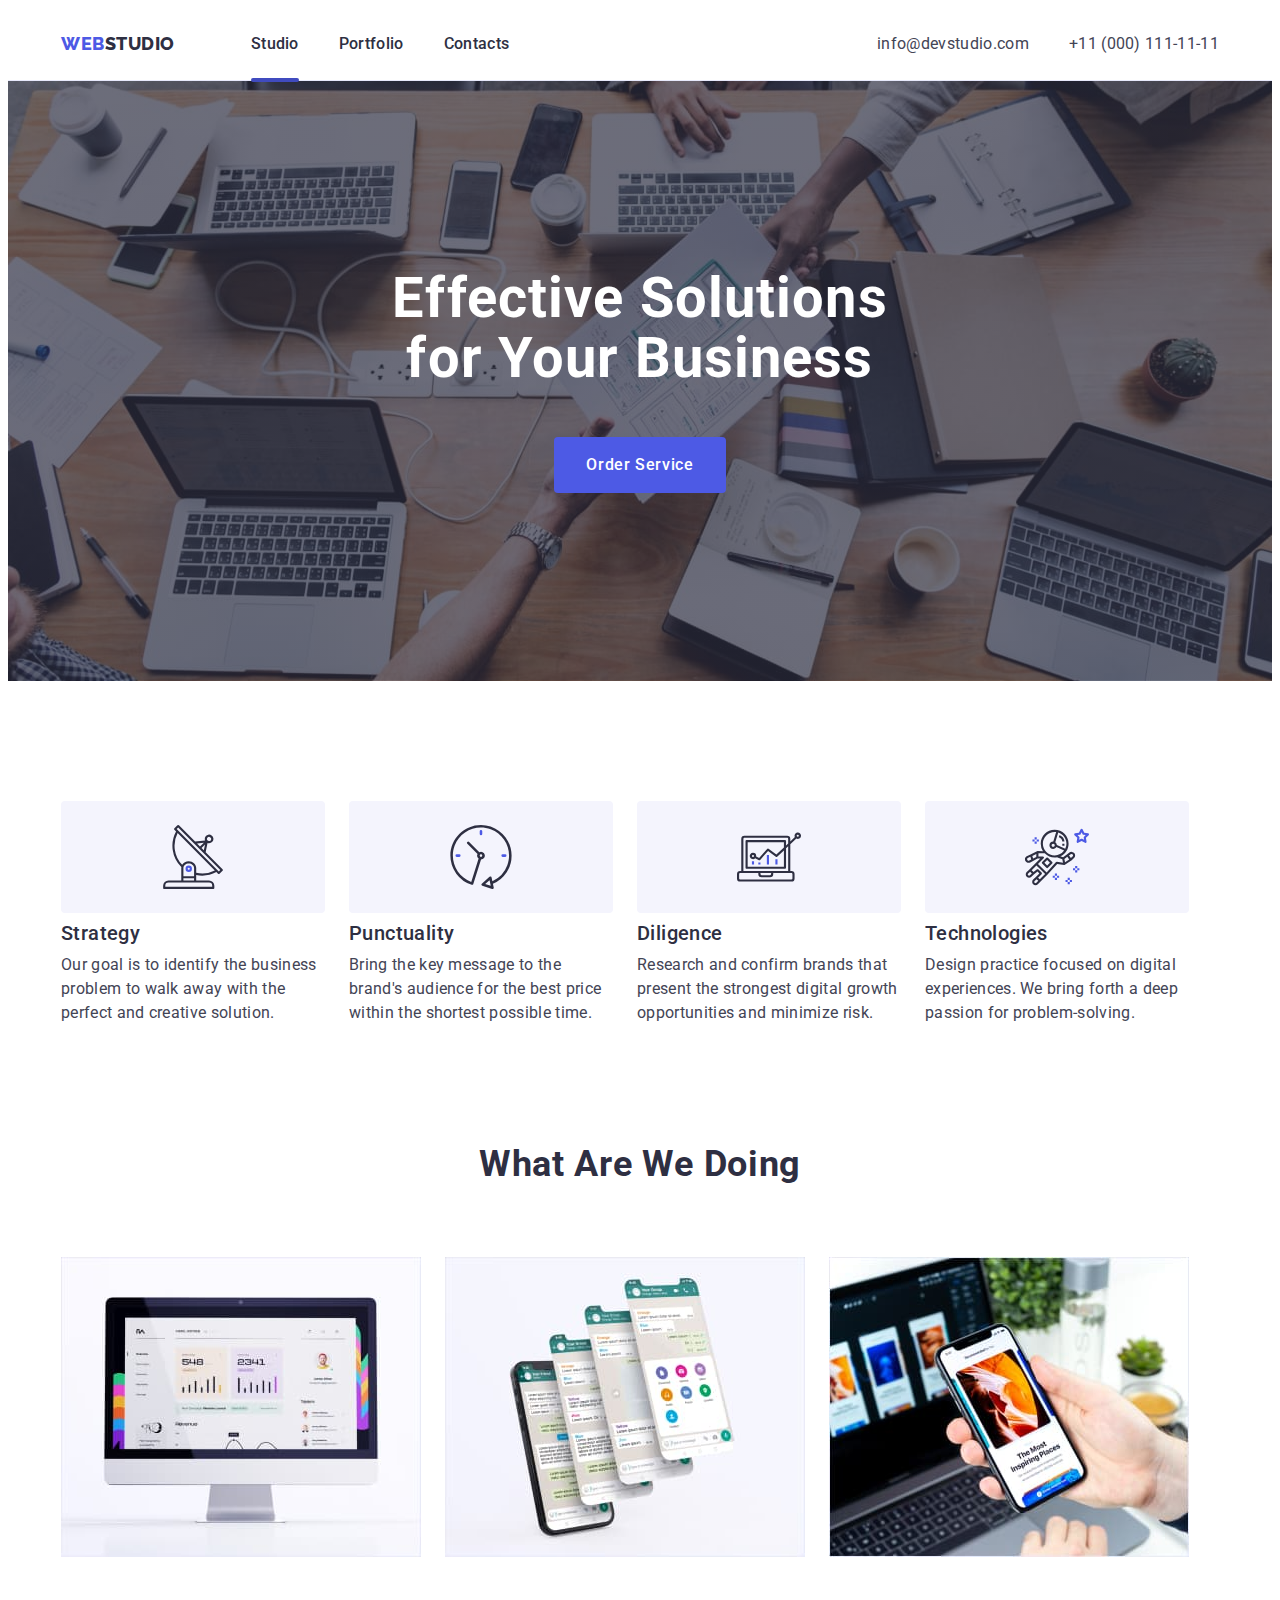
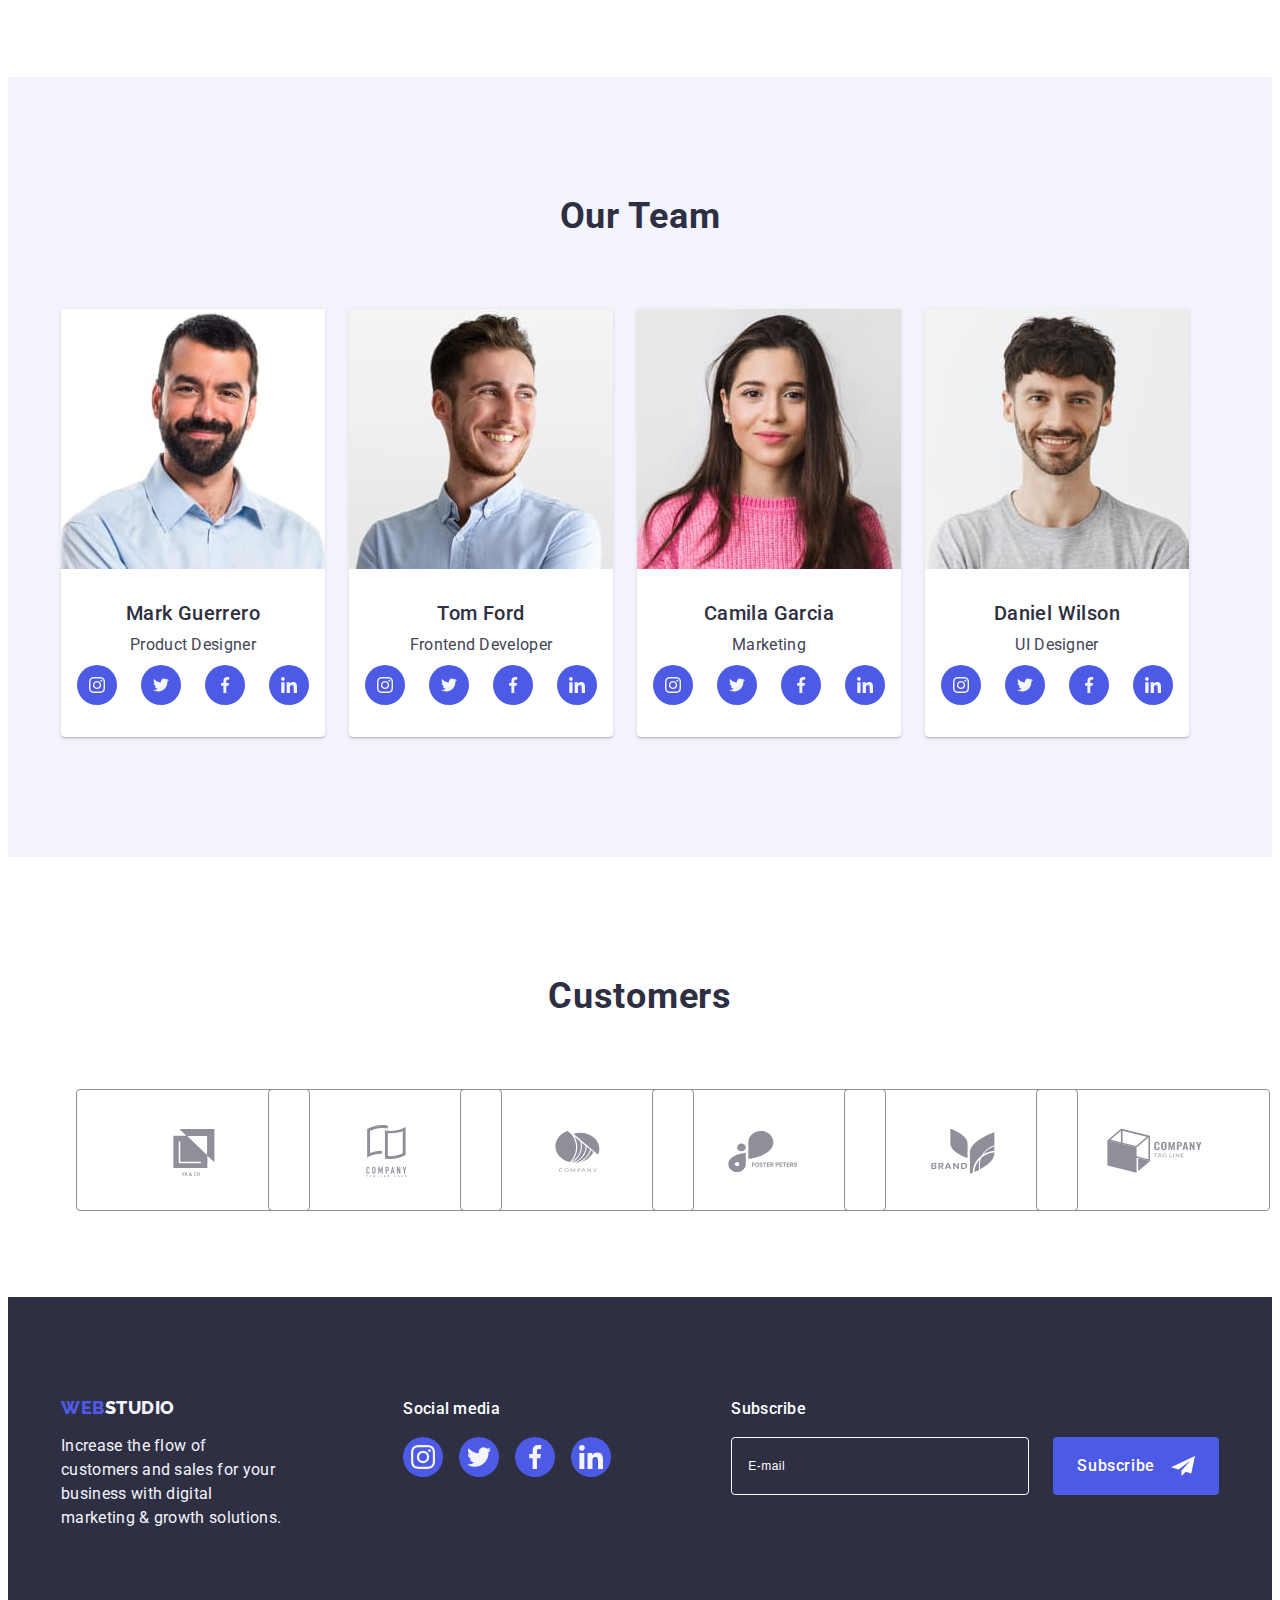
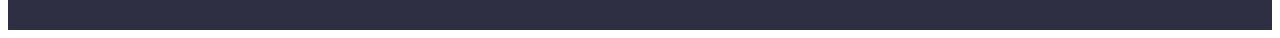
<file: index.html>
<!DOCTYPE html>
<html lang="en">
  <head>
    <meta charset="UTF-8" />
    <meta http-equiv="X-UA-Compatible" content="IE=edge" />
    <meta name="viewport" content="width=device-width, initial-scale=1.0" />
    <title>WebStudio</title>
    <link rel="preconnect" href="https://fonts.googleapis.com" />
    <link rel="preconnect" href="https://fonts.gstatic.com" crossorigin />
    <link
      href="https://fonts.googleapis.com/css2?family=Raleway:wght@800&family=Roboto:wght@400;500;700;900&display=swap"
      rel="stylesheet"
    />
    <link
      rel="stylesheet"
      href="https://cdnjs.cloudflare.com/ajax/libs/modern-normalize/1.1.0/modern-normalize.min.css"
      integrity="sha512-wpPYUAdjBVSE4KJnH1VR1HeZfpl1ub8YT/NKx4PuQ5NmX2tKuGu6U/JRp5y+Y8XG2tV+wKQpNHVUX03MfMFn9Q=="
      crossorigin="anonymous"
      referrerpolicy="no-referrer"
    />
    <link rel="stylesheet" href="./css/styles.css" />
  </head>
  <body>
    <header class="header">
      <div class="container header-container">
        <nav class="header-navigation">
          <a class="header-logo link" href="./index.html"
            >Web<span class="header-logo-web">Studio</span></a
          >
          <ul class="header-list-main list">
            <li class="header-item-main">
              <a class="header-item-link link curent" href="./index.html"
                >Studio</a
              >
            </li>
            <li class="header-item-main">
              <a class="header-item-link link" href="./portfolio.html"
                >Portfolio</a
              >
            </li>
            <li class="header-item-main">
              <a class="header-item-link link" href="">Contacts</a>
            </li>
          </ul>
        </nav>
        <address class="contacts">
          <ul class="contacts-list list">
            <li class="contacts-item">
              <a class="contacts-link link" href="mailto:info@devstudio.com"
                >info@devstudio.com</a
              >
            </li>
            <li class="contacts-item">
              <a class="contacts-link link" href="tel:+110001111111"
                >+11 (000) 111-11-11</a
              >
            </li>
          </ul>
        </address>
      </div>
    </header>
    <main>
      <!-- Секція 1 -->
      <section class="hero">
        <div class="container container-hero">
          <h1 class="hero-title">Effective Solutions for Your Business</h1>
          <button class="hero-btn" data-modal-open type="button">
            Order Service
          </button>
        </div>
      </section>
      <!-- Секція 2 -->
      <section class="slogan section">
        <div class="container container-slogan">
          <h2 hidden class="visually">features</h2>
          <ul class="slogan-list list">
            <li class="slogan-list-item">
              <div class="slogan-soc-icon">
                <svg class="slogan-icon">
                  <use
                    href="./images/icons.svg#icon-antenna"
                    width="64"
                    height="64"
                  ></use>
                </svg>
              </div>
              <h3 class="slogan-title">Strategy</h3>
              <p class="slogan-paragraph">
                Our goal is to identify the business problem to walk away with
                the perfect and creative solution.
              </p>
            </li>
            <li class="slogan-list-item">
              <div class="slogan-soc-icon">
                <svg class="slogan-icon">
                  <use
                    href="./images/icons.svg#icon-clock"
                    width="64"
                    height="64"
                  ></use>
                </svg>
              </div>
              <h3 class="slogan-title">Punctuality</h3>
              <p class="slogan-paragraph">
                Bring the key message to the brand's audience for the best price
                within the shortest possible time.
              </p>
            </li>
            <li class="slogan-list-item">
              <div class="slogan-soc-icon">
                <svg class="slogan-icon">
                  <use
                    href="./images/icons.svg#icon-diagram"
                    width="64"
                    height="64"
                  ></use>
                </svg>
              </div>
              <h3 class="slogan-title">Diligence</h3>
              <p class="slogan-paragraph">
                Research and confirm brands that present the strongest digital
                growth opportunities and minimize risk.
              </p>
            </li>
            <li class="slogan-list-item">
              <div class="slogan-soc-icon">
                <svg class="slogan-icon">
                  <use
                    href="./images/icons.svg#icon-astronaut"
                    width="64"
                    height="64"
                  ></use>
                </svg>
              </div>
              <h3 class="slogan-title">Technologies</h3>
              <p class="slogan-paragraph">
                Design practice focused on digital experiences. We bring forth a
                deep passion for problem-solving.
              </p>
            </li>
          </ul>
        </div>
      </section>
      <!-- Секція 3 -->
      <section class="about section">
        <div class="container">
          <h2 class="about-title">What are we doing</h2>
          <ul class="about-list list">
            <li class="about-item">
              <img
                src="./images/comp_img1.jpg"
                alt="computer"
                width="360"
                height="300"
              />
            </li>
            <li class="about-item">
              <img
                src="./images/mess_img2.jpg"
                alt="message"
                width="360"
                height="300"
              />
            </li>
            <li class="about-item">
              <img
                src="./images/phone_img3.jpg"
                alt="phone"
                width="360"
                height="300"
              />
            </li>
          </ul>
        </div>
      </section>
      <!-- Секція 4 -->
      <section class="team section">
        <div class="container">
          <h2 class="team-title">Our Team</h2>
          <ul class="team-list list">
            <li class="team-item">
              <img
                src="./images/product_designer_img1.jpg"
                alt="product designer"
                width="264"
                height="260"
              />
              <div class="team-wrap">
                <h3 class="team-name">Mark Guerrero</h3>
                <p class="team-position">Product Designer</p>
                <ul class="team-soc-list list">
                  <li class="team-soc-item">
                    <a class="team-soc-link link" href=""
                      ><svg class="team-soc-icon" width="16" height="16">
                        <use
                          href="./images/icons.svg#icon-instagram"
                        ></use></svg
                    ></a>
                  </li>
                  <li class="team-soc-item">
                    <a class="team-soc-link link" href=""
                      ><svg class="team-soc-icon" width="16" height="16">
                        <use href="./images/icons.svg#icon-twitter"></use></svg
                    ></a>
                  </li>
                  <li class="team-soc-item">
                    <a class="team-soc-link link" href=""
                      ><svg class="team-soc-icon" width="16" height="16">
                        <use href="./images/icons.svg#icon-facebook"></use></svg
                    ></a>
                  </li>
                  <li class="team-soc-item">
                    <a class="team-soc-link link" href=""
                      ><svg class="team-soc-icon" width="16" height="16">
                        <use href="./images/icons.svg#icon-linkedin"></use></svg
                    ></a>
                  </li>
                </ul>
              </div>
            </li>
            <li class="team-item">
              <img
                src="./images/frontend_img2.jpg"
                alt="frontend"
                width="264"
                height="260"
              />
              <div class="team-wrap">
                <h3 class="team-name">Tom Ford</h3>
                <p class="team-position">Frontend Developer</p>
                <ul class="team-soc-list list">
                  <li class="team-soc-item">
                    <a class="team-soc-link link" href=""
                      ><svg class="team-soc-icon" width="16" height="16">
                        <use
                          href="./images/icons.svg#icon-instagram"
                        ></use></svg
                    ></a>
                  </li>
                  <li class="team-soc-item">
                    <a class="team-soc-link link" href=""
                      ><svg class="team-soc-icon" width="16" height="16">
                        <use href="./images/icons.svg#icon-twitter"></use></svg
                    ></a>
                  </li>
                  <li class="team-soc-item">
                    <a class="team-soc-link link" href=""
                      ><svg class="team-soc-icon" width="16" height="16">
                        <use href="./images/icons.svg#icon-facebook"></use></svg
                    ></a>
                  </li>
                  <li class="team-soc-item">
                    <a class="team-soc-link link" href=""
                      ><svg class="team-soc-icon" width="16" height="16">
                        <use href="./images/icons.svg#icon-linkedin"></use></svg
                    ></a>
                  </li>
                </ul>
              </div>
            </li>
            <li class="team-item">
              <img
                src="./images/marketing_img3.jpg"
                alt="marketing"
                width="264"
                height="260"
              />
              <div class="team-wrap">
                <h3 class="team-name">Camila Garcia</h3>
                <p class="team-position">Marketing</p>
                <ul class="team-soc-list list">
                  <li class="team-soc-item">
                    <a class="team-soc-link link" href=""
                      ><svg class="team-soc-icon" width="16" height="16">
                        <use
                          href="./images/icons.svg#icon-instagram"
                        ></use></svg
                    ></a>
                  </li>
                  <li class="team-soc-item">
                    <a class="team-soc-link link" href=""
                      ><svg class="team-soc-icon" width="16" height="16">
                        <use href="./images/icons.svg#icon-twitter"></use></svg
                    ></a>
                  </li>
                  <li class="team-soc-item">
                    <a class="team-soc-link link" href=""
                      ><svg class="team-soc-icon" width="16" height="16">
                        <use href="./images/icons.svg#icon-facebook"></use></svg
                    ></a>
                  </li>
                  <li class="team-soc-item">
                    <a class="team-soc-link link" href=""
                      ><svg class="team-soc-icon" width="16" height="16">
                        <use href="./images/icons.svg#icon-linkedin"></use></svg
                    ></a>
                  </li>
                </ul>
              </div>
            </li>
            <li class="team-item">
              <img
                src="./images/designer_img4.jpg"
                alt="designer"
                width="264"
                height="260"
              />
              <div class="team-wrap">
                <h3 class="team-name">Daniel Wilson</h3>
                <p class="team-position">UI Designer</p>
                <ul class="team-soc-list list">
                  <li class="team-soc-item">
                    <a class="team-soc-link link" href=""
                      ><svg class="team-soc-icon" width="16" height="16">
                        <use
                          href="./images/icons.svg#icon-instagram"
                        ></use></svg
                    ></a>
                  </li>
                  <li class="team-soc-item">
                    <a class="team-soc-link link" href=""
                      ><svg class="team-soc-icon" width="16" height="16">
                        <use href="./images/icons.svg#icon-twitter"></use></svg
                    ></a>
                  </li>
                  <li class="team-soc-item">
                    <a class="team-soc-link link" href=""
                      ><svg class="team-soc-icon" width="16" height="16">
                        <use href="./images/icons.svg#icon-facebook"></use></svg
                    ></a>
                  </li>
                  <li class="team-soc-item">
                    <a class="team-soc-link link" href=""
                      ><svg class="team-soc-icon" width="16" height="16">
                        <use href="./images/icons.svg#icon-linkedin"></use></svg
                    ></a>
                  </li>
                </ul>
              </div>
            </li>
          </ul>
        </div>
      </section>
      <!-- Секція 5  -->
      <section class="section">
        <div class="container">
          <h2 class="customers-title">Customers</h2>
          <ul class="customers-list list">
            <li class="customers-item">
              <a class="customers-link link" href="">
                <svg class="customers-icon" width="104" height="56">
                  <use href="./images/icons.svg#icon-customers_one"></use>
                </svg>
              </a>
            </li>
            <li class="customers-item">
              <a class="customers-link link" href="">
                <svg class="customers-icon" width="104" height="56">
                  <use href="./images/icons.svg#icon-customers_two"></use>
                </svg>
              </a>
            </li>
            <li class="customers-item">
              <a class="customers-link link" href="">
                <svg class="customers-icon" width="104" height="56">
                  <use href="./images/icons.svg#icon-customers_three"></use>
                </svg>
              </a>
            </li>
            <li class="customers-item">
              <a class="customers-link link" href="">
                <svg class="customers-icon" width="104" height="56">
                  <use href="./images/icons.svg#icon-customers_four"></use>
                </svg>
              </a>
            </li>
            <li class="customers-item">
              <a class="customers-link link" href="">
                <svg class="customers-icon" width="104" height="56">
                  <use href="./images/icons.svg#icon-customers_five"></use>
                </svg>
              </a>
            </li>
            <li class="customers-item">
              <a class="customers-link link" href="">
                <svg class="customers-icon" width="104" height="56">
                  <use href="./images/icons.svg#icon-customers_six"></use>
                </svg>
              </a>
            </li>
          </ul>
        </div>
      </section>
    </main>
    <footer class="footer">
      <div class="container container-footer">
        <div class="wrap-footer">
          <a class="footer-link link" href="./index.html"
            >Web<span class="footer-logo">Studio</span></a
          >
          <p class="footer-paragraph">
            Increase the flow of customers and sales for your business with
            digital marketing & growth solutions.
          </p>
        </div>
        <div class="footer-soc">
          <h3 class="footer-title">Social media</h3>
          <ul class="footer-list list">
            <li class="footer-item-icon">
              <a class="footer-icon-link link" href="">
                <svg class="footer-icons" width="24" height="24">
                  <use href="./images/icons.svg#icon-instagram"></use>
                </svg>
              </a>
            </li>
            <li class="footer-item-icon">
              <a class="footer-icon-link link" href="">
                <svg class="footer-icons" width="24" height="24">
                  <use href="./images/icons.svg#icon-twitter"></use>
                </svg>
              </a>
            </li>
            <li class="footer-item-icon">
              <a class="footer-icon-link link" href="">
                <svg class="footer-icons" width="24" height="24">
                  <use href="./images/icons.svg#icon-facebook"></use>
                </svg>
              </a>
            </li>
            <li class="footer-item-icon">
              <a class="footer-icon-link link" href="">
                <svg class="footer-icons" width="24" height="24">
                  <use href="./images/icons.svg#icon-linkedin"></use>
                </svg>
              </a>
            </li>
          </ul>
        </div>
        <form class="footer-form">
          <h3 class="footer-form-title">Subscribe</h3>
          <span class="footer-input-wrap">
            <input
              type="email"
              name="input-email"
              class="footer-input"
              placeholder="E-mail"
            />
            <button class="footer-form-btn" type="submit">
              Subscribe
              <svg class="footer-input-svg" widht="24" height="20">
                <use href="./images/icons.svg#icon-fly"></use>
              </svg>
            </button>
          </span>
        </form>
      </div>
    </footer>
    <div class="backdrop is-hidden" data-modal>
      <div class="modal">
        <button type="button" class="modal-btn" data-modal-close>
          <svg class="svg-icon-close-modal" width="8" height="8">
            <use href="./images/icons.svg#icon-close-modal"></use>
          </svg>
        </button>
        <p class="modal-title">Leave your contacts and we will call you back</p>
        <form class="modal-form">
          <div class="modal-field">
            <label for="user-name" class="modal-label">Name</label>
            <div class="input-wrap">
              <input
                type="text"
                name="user-name"
                id="user-name"
                class="modal-input"
              />
              <svg class="modal-icon" widht="18" height="18">
                <use href="./images/icons.svg#icon-person"></use>
              </svg>
            </div>
          </div>
          <div class="modal-field">
            <label for="user-phone" class="modal-label">Phone</label>
            <div class="input-wrap">
              <input
                type="tel"
                name="user-phone"
                id="user-phone"
                class="modal-input"
              />
              <svg class="modal-icon" widht="18" height="24">
                <use href="./images/icons.svg#icon-phone"></use>
              </svg>
            </div>
          </div>
          <div class="modal-field">
            <label for="user-email" class="modal-label">Email</label>
            <div class="input-wrap">
              <input
                type="email"
                name="user-email"
                id="user-email"
                class="modal-input"
              />
              <svg class="modal-icon" widht="18" height="24">
                <use href="./images/icons.svg#icon-email"></use>
              </svg>
            </div>
          </div>
          <div class="modal-field-comment">
            <label for="user-text" class="modal-label">Comment</label>
            <textarea
              name="user-text"
              id="user-text"
              class="modal-textarea"
              placeholder="Text input"
            ></textarea>
          </div>

          <!-- Checkbox -->
          <div class="modal-field-check">
            <input
              class="input-check visually-hidden"
              id="privacy"
              name="privacy"
              type="checkbox"
              value="true"
            />
            <label for="privacy" class="check-text">
              <span class="wrap-svg">
                <svg class="check-icon" widht="10" height="8">
                  <use href="./images/icons.svg#icon-vector"></use></svg
              ></span>
              I accept the terms and conditions of the &nbsp;
              <a class="check-link link" href="#"> Privacy Policy</a>
            </label>
          </div>
          <button type="submit" class="modal-btn-sub">Send</button>
        </form>
      </div>
    </div>
    <script src="./js/modal.js"></script>
  </body>
</html>
</file>
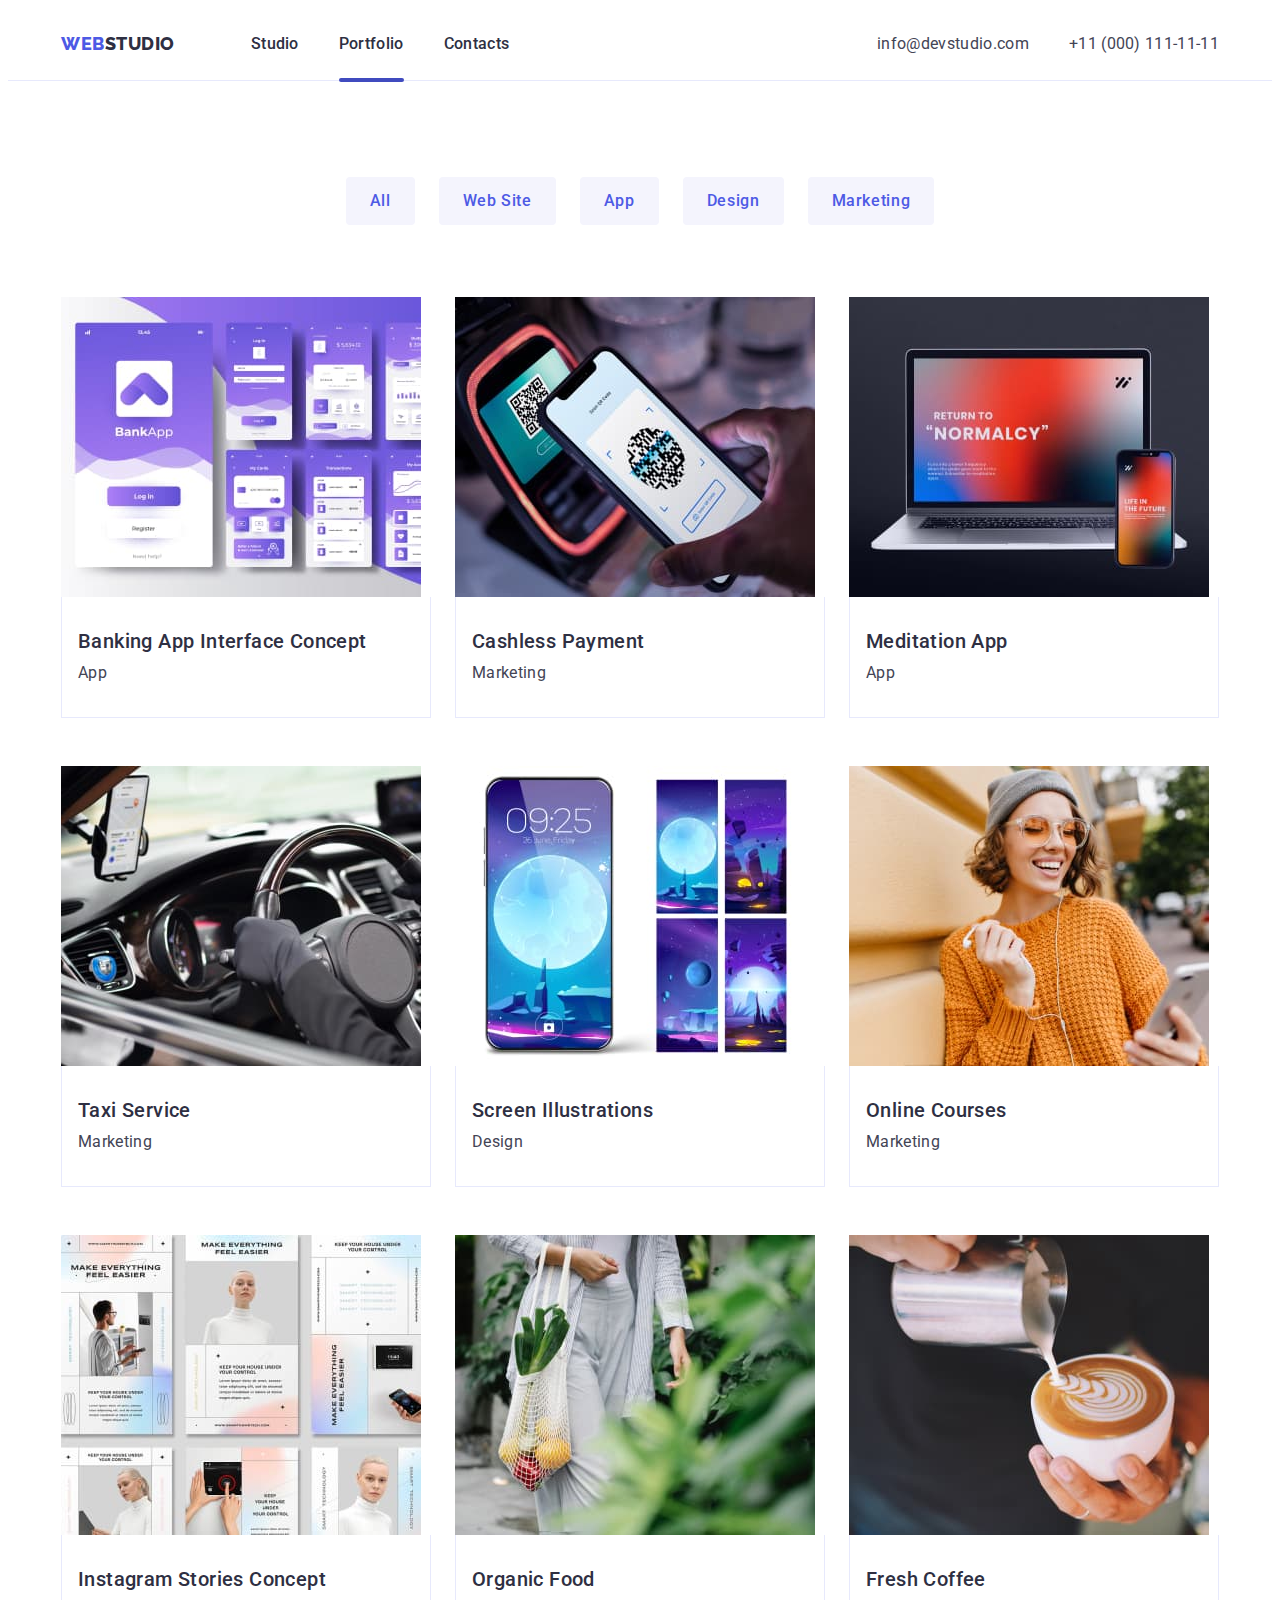
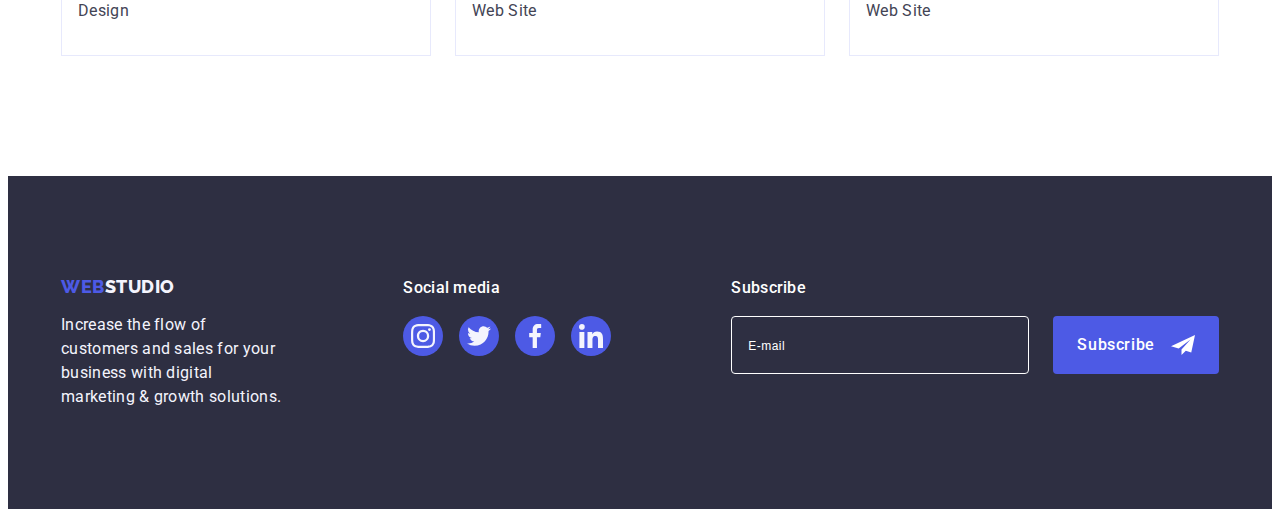
<file: portfolio.html>
<!DOCTYPE html>
<html lang="en">
  <head>
    <meta charset="UTF-8" />
    <meta http-equiv="X-UA-Compatible" content="IE=edge" />
    <meta name="viewport" content="width=device-width, initial-scale=1.0" />
    <title>Portfolio</title>
    <link rel="preconnect" href="https://fonts.googleapis.com" />
    <link rel="preconnect" href="https://fonts.gstatic.com" crossorigin />
    <link
      href="https://fonts.googleapis.com/css2?family=Raleway:wght@800&family=Roboto:wght@400;500;700;900&display=swap"
      rel="stylesheet"
    />
    <link
      rel="stylesheet"
      href="https://cdnjs.cloudflare.com/ajax/libs/modern-normalize/1.1.0/modern-normalize.min.css"
      integrity="sha512-wpPYUAdjBVSE4KJnH1VR1HeZfpl1ub8YT/NKx4PuQ5NmX2tKuGu6U/JRp5y+Y8XG2tV+wKQpNHVUX03MfMFn9Q=="
      crossorigin="anonymous"
      referrerpolicy="no-referrer"
    />
    <link rel="stylesheet" href="./css/styles.css" />
  </head>
  <body>
    <header class="header">
      <div class="container header-container">
        <nav class="header-navigation">
          <a class="header-logo link" href="./index.html"
            >Web<span class="header-logo-web">Studio</span></a
          >
          <ul class="header-list-main list">
            <li class="header-item-main">
              <a class="header-item-link link" href="./index.html">Studio</a>
            </li>
            <li class="header-item-main">
              <a class="header-item-link link curent" href="./portfolio.html"
                >Portfolio</a
              >
            </li>
            <li class="header-item-main">
              <a class="header-item-link link" href="">Contacts</a>
            </li>
          </ul>
        </nav>
        <address class="contacts">
          <ul class="contacts-list list">
            <li class="contacts-item">
              <a class="contacts-link link" href="mailto:info@devstudio.com"
                >info@devstudio.com</a
              >
            </li>
            <li class="contacts-item">
              <a class="contacts-link link" href="tel:+110001111111"
                >+11 (000) 111-11-11</a
              >
            </li>
          </ul>
        </address>
      </div>
    </header>
    <main>
      <!-- button -->
      <section class="menu section">
        <div class="container">
          <h1 hidden class="visually">Menu-one</h1>
          <ul class="btn-list list">
            <li class="btn-list-item">
              <button class="menu-btn-two" type="button">All</button>
            </li>
            <li class="btn-list-item">
              <button class="menu-btn-two" type="button">Web Site</button>
            </li>
            <li class="btn-list-item">
              <button class="menu-btn-two" type="button">App</button>
            </li>
            <li class="btn-list-item">
              <button class="menu-btn-two" type="button">Design</button>
            </li>
            <li class="btn-list-item">
              <button class="menu-btn-two" type="button">Marketing</button>
            </li>
          </ul>
          <!-- Portfolio -->
          <ul class="icon-list list">
            <li class="icon-item">
              <a href="#" class="link-img link">
                <div class="portfolio-wrap">
                  <img
                    src="./images/banking_portfolio.jpg"
                    width="360"
                    height="300"
                    alt="Banking"
                  />
                  <p class="portfolio-text">
                    14 Stylish and User-Friendly App Design Concepts · Task
                    Manager App · Calorie Tracker App · Exotic Fruit Ecommerce
                    App · Cloud Storage App
                  </p>
                </div>
                <div class="wrap-icon">
                  <h2 class="icon-title">Banking App Interface Concept</h2>
                  <p class="icon-paragraph">App</p>
                </div>
              </a>
            </li>
            <li class="icon-item">
              <a href="#" class="link-img link">
                <div class="portfolio-wrap">
                  <img
                    src="./images/phone_portfolio.jpg"
                    width="360"
                    height="300"
                    alt="Payment"
                  />
                  <p class="portfolio-text">
                    14 Stylish and User-Friendly App Design Concepts · Task
                    Manager App · Calorie Tracker App · Exotic Fruit Ecommerce
                    App · Cloud Storage App
                  </p>
                </div>
                <div class="wrap-icon">
                  <h2 class="icon-title">Cashless Payment</h2>
                  <p class="icon-paragraph">Marketing</p>
                </div>
              </a>
            </li>
            <li class="icon-item">
              <a href="#" class="link-img link">
                <div class="portfolio-wrap">
                  <img
                    src="./images/comp_portfolio.jpg"
                    width="360"
                    height="300"
                    alt="Meditation_App"
                  />
                  <p class="portfolio-text">
                    14 Stylish and User-Friendly App Design Concepts · Task
                    Manager App · Calorie Tracker App · Exotic Fruit Ecommerce
                    App · Cloud Storage App
                  </p>
                </div>
                <div class="wrap-icon">
                  <h2 class="icon-title">Meditation App</h2>
                  <p class="icon-paragraph">App</p>
                </div>
              </a>
            </li>
            <li class="icon-item">
              <a href="#" class="link-img link">
                <div class="portfolio-wrap">
                  <img
                    src="./images/taxi_service.jpg"
                    width="360"
                    height="300"
                    alt="Taxi_service"
                  />
                  <p class="portfolio-text">
                    14 Stylish and User-Friendly App Design Concepts · Task
                    Manager App · Calorie Tracker App · Exotic Fruit Ecommerce
                    App · Cloud Storage App
                  </p>
                </div>
                <div class="wrap-icon">
                  <h2 class="icon-title">Taxi Service</h2>
                  <p class="icon-paragraph">Marketing</p>
                </div>
              </a>
            </li>
            <li class="icon-item">
              <a href="#" class="link-img link">
                <div class="portfolio-wrap">
                  <img
                    src="./images/screen_ilustrations.jpg"
                    width="360"
                    height="300"
                    alt="Illustrations_screen"
                  />
                  <p class="portfolio-text">
                    14 Stylish and User-Friendly App Design Concepts · Task
                    Manager App · Calorie Tracker App · Exotic Fruit Ecommerce
                    App · Cloud Storage App
                  </p>
                </div>
                <div class="wrap-icon">
                  <h2 class="icon-title">Screen Illustrations</h2>
                  <p class="icon-paragraph">Design</p>
                </div>
              </a>
            </li>
            <li class="icon-item">
              <a href="#" class="link-img link">
                <div class="portfolio-wrap">
                  <img
                    src="./images/online_courses.jpg"
                    width="360"
                    height="300"
                    alt="Courses"
                  />
                  <p class="portfolio-text">
                    14 Stylish and User-Friendly App Design Concepts · Task
                    Manager App · Calorie Tracker App · Exotic Fruit Ecommerce
                    App · Cloud Storage App
                  </p>
                </div>
                <div class="wrap-icon">
                  <h2 class="icon-title">Online Courses</h2>
                  <p class="icon-paragraph">Marketing</p>
                </div>
              </a>
            </li>
            <li class="icon-item">
              <a href="#" class="link-img link">
                <div class="portfolio-wrap">
                  <img
                    src="./images/instagram_stories.jpg"
                    width="360"
                    height="300"
                    alt="Stories"
                  />
                  <p class="portfolio-text">
                    14 Stylish and User-Friendly App Design Concepts · Task
                    Manager App · Calorie Tracker App · Exotic Fruit Ecommerce
                    App · Cloud Storage App
                  </p>
                </div>
                <div class="wrap-icon">
                  <h2 class="icon-title">Instagram Stories Concept</h2>
                  <p class="icon-paragraph">Design</p>
                </div>
              </a>
            </li>
            <li class="icon-item">
              <a href="#" class="link-img link">
                <div class="portfolio-wrap">
                  <img
                    src="./images/organic_food.jpg"
                    width="360"
                    height="300"
                    alt="Food"
                  />
                  <p class="portfolio-text">
                    14 Stylish and User-Friendly App Design Concepts · Task
                    Manager App · Calorie Tracker App · Exotic Fruit Ecommerce
                    App · Cloud Storage App
                  </p>
                </div>
                <div class="wrap-icon">
                  <h2 class="icon-title">Organic Food</h2>
                  <p class="icon-paragraph">Web Site</p>
                </div>
              </a>
            </li>
            <li class="icon-item">
              <a href="#" class="link-img link">
                <div class="portfolio-wrap">
                  <img
                    src="./images/coffee.jpg"
                    width="360"
                    height="300"
                    alt="Cup coffee"
                  />
                  <p class="portfolio-text">
                    14 Stylish and User-Friendly App Design Concepts · Task
                    Manager App · Calorie Tracker App · Exotic Fruit Ecommerce
                    App · Cloud Storage App
                  </p>
                </div>
                <div class="wrap-icon">
                  <h2 class="icon-title">Fresh Coffee</h2>
                  <p class="icon-paragraph">Web Site</p>
                </div>
              </a>
            </li>
          </ul>
        </div>
      </section>
    </main>
    <footer class="footer">
      <div class="container container-footer">
        <div class="wrap-footer">
          <a class="footer-link link" href="./index.html"
            >Web<span class="footer-logo">Studio</span></a
          >
          <p class="footer-paragraph">
            Increase the flow of customers and sales for your business with
            digital marketing & growth solutions.
          </p>
        </div>
        <div class="footer-soc">
          <h3 class="footer-title">Social media</h3>
          <ul class="footer-list list">
            <li class="footer-item-icon">
              <a class="footer-icon-link link" href="">
                <svg class="footer-icons" width="24" height="24">
                  <use href="./images/icons.svg#icon-instagram"></use>
                </svg>
              </a>
            </li>
            <li class="footer-item-icon">
              <a class="footer-icon-link link" href="">
                <svg class="footer-icons" width="24" height="24">
                  <use href="./images/icons.svg#icon-twitter"></use>
                </svg>
              </a>
            </li>
            <li class="footer-item-icon">
              <a class="footer-icon-link link" href="">
                <svg class="footer-icons" width="24" height="24">
                  <use href="./images/icons.svg#icon-facebook"></use>
                </svg>
              </a>
            </li>
            <li class="footer-item-icon">
              <a class="footer-icon-link link" href="">
                <svg class="footer-icons" width="24" height="24">
                  <use href="./images/icons.svg#icon-linkedin"></use>
                </svg>
              </a>
            </li>
          </ul>
        </div>
        <form class="footer-form">
          <h3 class="footer-form-title">Subscribe</h3>
          <span class="footer-input-wrap">
            <input
              type="email"
              name="input-email"
              class="footer-input"
              placeholder="E-mail"
            />
            <button class="footer-form-btn" type="submit">
              Subscribe
              <svg class="footer-input-svg" widht="24" height="20">
                <use href="./images/icons.svg#icon-fly"></use>
              </svg>
            </button>
          </span>
        </form>
      </div>
    </footer>
  </body>
</html>
</file>
<file: css/styles.css>
body {
font-family: 'Roboto' , sans-serif;
background-color:var(--color-white);
color:var(--color-slate);
}
p, h1, h2, h3, h4, h5, h6 { margin: 0;}
ul { margin: 0;
padding-left: 0;}

img { display: block;}
header {
border-bottom: 1px solid #e7e9fc;
}


:root {
        --color-iris: #4d5ae5;
        --color-ocean: #404bbf;
        --color-navy-blue: #2e2f42;
        --color-green: #31d0aa;
        --color-slate: #434455;
        --color-light-slate: #8e8f99;
        --color-cornflower: #e7e9fc;
        --color-cloud: #f4f4fd;
        --color-navy-blue-modal: #2e2f42;
        --color-grey: #2e2f42;
        --color-white: #ffffff;
        --color-dairy: #fcfcfc;
        --cubic: cubic-bezier(0.4, 0, 0.2, 1);
}
/*----------NAVIGATION--*/
.container {
width: 1158px;
padding-left: 15px;
padding-right: 15px;
margin: 0 auto;
}

.section {
padding-top: 120px;
padding-bottom: 120px;
}
.list {
list-style: none;
}

.link {
text-decoration: none;
}
.curent{
position: relative;
}
.curent::after{
content:'';
position: absolute;
left: 0;
width: 100%;
height: 4px;
top: 44px;
background: #404BBF;
border-radius: 2px;
bottom: -1px;
}
.link-logo {
font-family: 'Raleway', sans-serif;
font-weight: 800;
font-size: 18px;
line-height: 1.17;
display: flex;
align-items: center;
letter-spacing: 0.03em;
text-transform: uppercase;
color: var(--color-navy-blue);
}

.link-logo-web {
font-family: 'Raleway', sans-serif;
font-weight: 800;
font-size: 18px;
line-height: 1.17;
display: flex;
align-items: center;
letter-spacing: 0.03em;
text-transform: uppercase;
color: var(--color-iris);
}
.header-container {
display: flex;
align-items: center;
padding-top: 24px;
padding-bottom: 24px;
}

.header-navigation {
display: flex;
align-items: center;
margin-right: auto;
}

.header-list-main {
display: flex;
}
.header-logo {
font-family: 'Raleway' , sans-serif;
font-weight: 800;
font-size: 18px;
line-height: 1.17;
display: flex;
align-items: center;
letter-spacing: 0.03em;
text-transform: uppercase;
color: var(--color-iris); 
text-decoration: none;
margin-right: 76px;
}

.header-logo-web {
color: var(--color-grey);
}
.header-list-main {
list-style-type: none;
text-decoration: none;
}
.header-item-main{
margin-right: 40px;
}
.header-item-main:last-child{margin-right: 0;}

.header-item-link {
font-weight: 500;
font-size: 16px;
line-height: 1.5;
letter-spacing: 0.02em;
color: var(--color-grey);
text-decoration: none;
transition-property: color;
transition-duration: 250ms;
transition-timing-function: var(--cubic);
}


.header-item-link:is(:hover, :focus) {color: var(--color-ocean);

}
.contacts {
font-style: normal;
}

.contacts-list { list-style-type: none;
display: flex;
column-gap: 40px;
}

.contacts-link{
font-size: 16px;
line-height: 1.5;
letter-spacing: 0.02em;
color: var(--color-slate);
text-decoration: none;
transition-property: color;
transition-duration: 250ms;
transition-timing-function: var(--cubic);
}
.contacts-link:hover{color: var(--color-ocean);
}
.contacts-link:focus {
color: var(--color-ocean);
}

/* Секція 1 */
.hero{
background: var(--color-grey);
max-width: 1440px;
margin: 0 auto;
padding-top: 188px;
padding-bottom: 188px;
text-align: center;
}
.hero{
background-image: linear-gradient(rgba(46, 47, 66, 0.7), rgba(46, 47, 66, 0.7)) , url(../images/people-office.jpg);
background-position: center center;
background-size: cover;
background-repeat: no-repeat;
}
.hero-title{
font-size: 56px;
line-height: 1.07;
text-align: center;
letter-spacing: 0.02em;
color: var(--color-white);
max-width: 496px;
margin: auto;
align-items: center;
margin-bottom: 48px;
}

.hero-btn{
background: var(--color-iris);
font-family: "Roboto", sans-serif;
font-weight: 500;
font-size: 16px;
line-height: 1.5;
letter-spacing: 0.04em;
color: var(--color-white);
cursor: pointer;
display: inline-block;
border: transparent;
padding: 16px 32px 16px 32px;
border-radius: 4px;
margin:  auto;
transition-property: background-color;
transition-duration: 250ms;
transition-timing-function: var(--cubic);
}

.hero-btn:hover {
background-color: var(--color-ocean);
}
.hero-btn:focus{ background-color: var(--color-ocean);
}

/* Секція 2 */
.container-slogan{
display: flex;
}
.slogan{
display: flex;    
}
.slogan-list {
display: flex;
gap: 24px;
}
.slogan-icon{
display: inline-block;
width: 64px;
height: 64px;

}
.slogan-soc-icon{
display: flex;
align-items: center;
justify-content: center;
height: 112px;
background-color: var(--color-cloud);
margin-bottom: 8px;
border-radius: 4px;
}
.slogan-list-item{
max-width: 264px;
flex-basis: calc((100% - 24px)/4);

}

.slogan-title {
font-weight: 500;
font-size: 20px;
line-height: 1.2;
letter-spacing: 0.02em;
color: var(--color-navy-blue);
margin-bottom: 8px;
}

.slogan-paragraph{
display: flex;
font-size: 16px;
line-height: 1.5;
letter-spacing: 0.02em;
color:var(--color-slate);}

/* Секція 3 */

.about{
padding-top: 0;
padding-bottom: 120px;
}
.about-title {
align-items: center;
margin: auto;
margin-bottom: 72px;
font-size: 36px;
line-height: 1.11;
text-align: center;
letter-spacing: 0.02em;
text-transform: capitalize;
color: var(--color-navy-blue-modal);
}

.about-list {list-style-type: none;
display: flex;
gap: 24px;
}
.about-item{
max-width: 360px;
}

/* Секція 4 */

.team {
background-color:var(--color-cloud);
}
.team-title {
align-items: center;
margin: auto;
margin-bottom: 72px;
font-size: 36px;
line-height: 1.11;
text-align: center;
letter-spacing: 0.02em;
text-transform: capitalize;
color: var(--color-grey);
}

.team-list {
list-style-type: none;
display: flex;
gap: 24px;
}
.team-item {
background-color: var(--color-white);
border-bottom-left-radius: 4px;
border-bottom-right-radius: 4px;
box-shadow: 0px 1px 6px rgba(46, 47, 66, 0.08), 0px 1px 1px rgba(46, 47, 66, 0.16), 0px 2px 1px rgba(46, 47, 66, 0.08);
}
.team-name {
margin-bottom: 8px;
font-weight: 500;
font-size: 20px;
line-height: 1.2;
text-align: center;
letter-spacing: 0.02em;
color: var(--color-navy-blue-modal);
}
.team-wrap{
padding: 32px 16px;
}
.team-position {
font-size: 16px;
line-height: 1.5;
text-align: center;
letter-spacing: 0.02em;
color: var(--color-slate);
}
.team-soc-list{
display: flex;
align-items: center;
justify-content: center;
gap: 24px;
margin-top: 8px;
}
.team-soc-item{
width: 40px;
height: 40px;
}
.team-soc-link{
width: 100%;
height: 100%;
border-radius: 50%;
background-color: var(--color-iris);
display: flex;
align-items: center;
justify-content: center;
transition-property: background-color;
transition-duration: 250ms;
transition-timing-function: var(--cubic);
}
.team-soc-link:is(:hover, :focus){ background-color: var(--color-ocean);
}

/** Секція 5*/

.customers-title{
font-size: 36px;
line-height: 1.11;
text-align: center;
align-items: center;
letter-spacing: 0.02em;
color: var(--color-grey);
margin: auto;
margin-bottom: 72px;
}
.customers-list{
display: flex;
align-items: center;
justify-content: center;
gap: 24px;
flex-wrap: wrap;
}
.customers-item{
width: 168px;
height: 88px;
}
.customers-link{
color: #8E8F99;
border: 1px solid #8E8F99;
border-radius: 4px;
display: flex;
align-items: center;
justify-content: center;
padding: 16px 32px;
width: 100%;
height: 100%;
transition-property: border-color;
transition-duration: 250ms;
transition-timing-function: var(--cubic);
}

.customers-link:hover, .customers-link:focus {
border-color: var(--color-ocean);
}
.customers-icon {
fill: currentColor;
transition-duration: 250ms;
transition-timing-function: linear;
}
.customers-link:hover>.customers-icon{
fill: var(--color-ocean);
}
.customers-link:focus>.customers-icon{
fill: var(--color-ocean);
}

/**---------- Footer---------------- */

.footer {
background: var(--color-navy-blue);
}
.footer-link {
font-family: 'Raleway' , sans-serif;
font-weight: 800;
font-size: 18px;
line-height: 1.17;
display: flex;
align-items: center;
letter-spacing: 0.03em;
text-transform: uppercase;
color: var(--color-iris);
text-decoration: none;
}
.container-footer{
padding-top: 100px;
padding-bottom: 100px;
display: flex;
gap: 120px;
}
.footer-logo {
color: var(--color-cloud);
}
.footer-paragraph {
margin-top: 16px;
max-width: 264px;
font-size: 16px;
line-height: 1.5;
letter-spacing: 0.02em;
color: var(--color-cloud);
}
.footer-soc{
max-width: 208px;
}

.footer-title{
font-weight: 500;
font-size: 16px;
line-height: 1.5;
letter-spacing: 0.02em;
color: #FFFFFF;
text-align: start;
}
.footer-list{
display: flex;
align-items: center;
justify-content: center;
gap: 16px;
margin-top: 16px;
}
.footer-item-icon{
width: 40px;
height: 40px;
}
.footer-icon-link{
width: 100%;
height: 100%;
border-radius: 50%;
background-color: var(--color-iris);
display: flex;
align-items: center;
justify-content: center;
transition-property: background-color;
transition-duration: 250ms;
transition-timing-function: var(--cubic);

}
.footer-icon-link:is(:hover, :focus){ background-color: var(--color-green);
}

/* Portfolio */
.menu{
padding-top: 96px;
}
.btn-list{ list-style-type: none;
display: flex;
align-items: center;
justify-content: center;
margin: auto;
gap: 24px;
margin-bottom: 72px;
transition-property: background-color, border-radius;
transition-duration: 250ms;
transition-timing-function: var(--cubic);
}
.btn-list-item:hover { 
background-color: var(--color-ocean);
border-radius: 4px;;

}
.btn-list-item:focus {
background-color: var(--color-ocean);
border-radius: 4px;  }

.menu-btn-two {
font-family: "Roboto" , sans-serif;
background: var(--color-cloud); 
font-weight: 500;
font-size: 16px;
line-height: 1.5;
display: flex;
align-items: center;
text-align: center;
letter-spacing: 0.04em;
color: var(--color-iris);
cursor: pointer;
padding: 12px 24px;
border-radius: 4px;
border: transparent;
transition-property: color, background-color, box-shadow;
transition-duration: 250ms;
transition-timing-function: var(--cubic);
}

.menu-btn-two:is(:hover, :focus){
color: var(--color-white);
background-color: var(--color-ocean);
box-shadow: 0px 3px 1px rgba(0, 0, 0, 0.1), 0px 2px 1px rgba(0, 0, 0, 0.08), 0px 2px 2px rgba(0, 0, 0, 0.12);
}

/** Portfolio*/

.icon-list{
display: flex;
flex-wrap: wrap;
row-gap: 48px;
column-gap: 24px;
list-style-type: none;
background-color: var(--color-white);
}
.icon-item{
flex-basis: calc((100% - 48px) / 3);
transition-property: box-shadow;
transition-duration: 250ms;
transition-timing-function: var(--cubic);
}
.icon-item:is(:hover, :focus){
box-shadow: 0px 1px 6px rgba(46, 47, 66, 0.08), 0px 1px 1px rgba(46, 47, 66, 0.16), 0px 2px 1px rgba(46, 47, 66, 0.08);
}
.portfolio-wrap{
position: relative;
overflow: hidden;
}
.portfolio-text {
transition-property: transform;
position: absolute;
top: 0;
height: 100%;
transform: translateY(100%);
transition: 250ms linear;
font-size: 16px;
line-height: 1.5;
letter-spacing: 0.02em;
color: var(--color-cloud);
background-color: var(--color-iris);
padding: 32px 40px;
}

.link-img{text-decoration: none;
display: block;
}
.link-img:hover .portfolio-text, .link-img:focus .portfolio-text{
transform: translate(0);
}
.wrap-icon{
border: 1px solid var(--color-cornflower);
border-top: none;
}
.icon-title {
padding-top: 32px;
margin-bottom: 8px;
font-weight: 500;
font-size: 20px;
line-height: 1.2;
letter-spacing: 0.02em;
color: var(--color-navy-blue);
margin-left: 16px;
}

.icon-paragraph {
font-size: 16px;
line-height: 1.5;
letter-spacing: 0.02em;
color: var(--color-slate);
padding-bottom: 32px;
margin-left: 16px;
}

.backdrop{
position: fixed;
top: 0;
left: 0;
overflow: hidden;
width: 100%;
height: 100%;
background-color: rgba(46, 47, 66, 0.4);
transition: opacity 250ms linear, visibility 250ms linear ;
}
.modal {
position: absolute;
width: 408px;
min-height: 584px;
background-color: var(--color-dairy);
border-radius: 4px;
top: 50%;
left: 50%;
transform: translate(-50%, -50%) scale(1);
transition: transform 250ms linear;
box-shadow: 0px 1px 1px rgba(0, 0, 0, 0.14), 0px 1px 3px rgba(0, 0, 0, 0.12), 0px 2px 1px rgba(0, 0, 0, 0.2);
}

.backdrop.is-hidden .modal {
transform: translate(-50%, -50%) scale(0);
}

.modal-btn{
display: flex;
justify-content: center;
align-items: center;
position: absolute;
top: 24px;
right: 24px;
width: 24px;
height: 24px;
border-radius: 50%;
border: 1px solid rgba(0, 0, 0, 0.1);
background-color: var(--color-cornflower);
cursor: pointer;
transition-property: background-color;
transition-duration: 250ms;
transition-timing-function: var(--cubic);
}
.modal-btn:is(:hover, :focus){
background-color: var(--color-ocean);
}
.modal-btn:hover>.svg-icon-close-modal{
fill: var(--color-white);
}
.svg-icon-close-modal{
fill: var(--color-grey);
}
.is-hidden {
opacity: 0;
visibility: hidden;
pointer-events: none;
}
.modal-title{
font-weight: 500;
font-size: 16px;
line-height: 1.5;
text-align: center;
margin-top: 72px;
margin-bottom: 16px;
}
.modal-form{
width: 360px;
margin: auto;
}
.modal-input{
width: 100%;
height: 40px;
border: 1px solid rgba(46, 47, 66, 0.4);
border-radius: 4px;
padding: 8px 16px 8px 38px;
outline: transparent;
transition-property: border-color;
transition-duration: 250ms;
transition-timing-function: var(--cubic);
}
.modal-input:focus{
border-color: var(--color-iris);
}
.modal-input:focus + .modal-icon{
fill: var(--color-iris);
}

.modal-label{
display: block;
font-weight: 400;
font-size: 12px;
line-height: 1.17;
letter-spacing: 0.01em;
color: var(--color-light-slate);
margin-bottom: 4px;
}
.modal-field{
margin-bottom: 8px;
}
.input-wrap{
position: relative;
}
.modal-icon{
position: absolute;
left: 0;
top: 50%;
transform: translateY(-50%);
width: 18px;
height: 24px;
margin-left: 16px;
}
.modal-textarea{
width: 100%;
height: 120px;
border: 1px solid rgba(46, 47, 66, 0.4);
border-radius: 4px;
outline: transparent;
resize: none;
padding-left:16px;
padding-top: 8px;
padding-right: 16px;
padding-bottom: 8px;
display: block;
transition-property: border-color;
transition-duration: 250ms;
transition-timing-function: var(--cubic);
}
.modal-textarea::placeholder {
font-size: 12px;
line-height: 1.17;
letter-spacing: 0.04em;
color: rgba(46, 47, 66, 0.4);
}
.modal-textarea:focus{
border-color: var(--color-iris);
}

/** Checkbox */

.modal-field-check{
margin-top: 16px;
margin-bottom: 24px;
}
.check-text{
font-size: 12px;
line-height: 1.17;
letter-spacing: 0.04em;
display: flex;
align-items: center;
justify-content: center;
fill: transparent;
/* gap: 8px; */
margin-top: 16px;
color: var(--color-light-slate);
}
.wrap-svg{
margin-right: 8px;
}
.check-text span{
width: 16px;
height: 16px;
border: 1px solid rgba(46, 47, 66, 0.4);
border-radius: 2px;
display: flex;
align-items: center;
justify-content: center;
cursor: pointer;
}
.input-check:checked + .check-text span{
background-color: var(--color-ocean);
border: none;
fill: var(--color-cloud);
transition-property: border-color;
transition-duration: 250ms;
transition-timing-function: var(--cubic);
}
.input-check:focus+.check-text span {
border-color: var(--color-ocean);
}
.visually-hidden {
position: absolute;
width: 1px;
height: 1px;
margin: -1px;
border: 0;
padding: 0;
white-space: nowrap;
clip-path: inset(100%);
clip: rect(0 0 0 0);
overflow: hidden;
}
.check-link{
font-weight: 400;
font-size: 12px;
line-height: 1.33;
letter-spacing: 0.04em;
text-decoration-line: underline;
color: var(--color-iris);
}
/* * Modal btn bottom*/

.modal-btn-sub{
font-family: 'Roboto';
font-style: normal;
font-weight: 500;
font-size: 16px;
line-height: 1.5;
display: block;
align-items: center;
text-align: center;
letter-spacing: 0.04em;
cursor: pointer;
margin: auto;
padding: 16px 32px;
background-color:var(--color-iris);
color: var(--color-white);
border: transparent;
box-shadow: 0px 4px 4px rgba(0, 0, 0, 0.15);
border-radius: 4px;
min-width: 169px;
height: 56px;
margin-bottom: 24px;
transition-property: background-color;
transition-duration: 250ms;
transition-timing-function: var(--cubic);
}
.modal-btn-sub:hover {
background-color: var(--color-ocean);
}

.modal-btn-sub:focus {
background-color: var(--color-ocean);
}
/* *-------Footer-form------- */
/* .footer-form{

width: 452px;
} */
.footer-form-title{
font-weight: 500;
font-size: 16px;
line-height: 1.5;
letter-spacing: 0.02em;
color: var(--color-white);
margin-bottom: 16px;
}
.footer-input{
width: 264px;
min-height: 40px;
border: 1px solid #FFFFFF;
border-radius: 4px;
background: transparent;
color: var(--color-white);
padding: 8px 16px;
transition-property: border-color;
transition-duration: 250ms;
transition-timing-function: var(--cubic);

}
.footer-input::placeholder{
font-weight: 400;
font-size: 12px;
line-height: 2.0;
align-items: center;
letter-spacing: 0.04em;
color: var(--color-white);
outline: transparent;
}
.footer-input:focus {
border-color: var(--color-iris);
}
.footer-input-svg{
width: 24px;
height: 24px;
}
.footer-form-btn{
display: inline-flex;
font-family: 'Roboto';
font-style: normal;
background-color: var(--color-iris);
border: none;
font-weight: 500;
font-size: 16px;
line-height: 1.5;
align-items: center;
text-align: center;
letter-spacing: 0.04em;
justify-content: center;
color: var(--color-white);
padding: 8px 24px;
gap: 16px;
border-radius: 4px;
cursor: pointer;
transition-property: background-color;
transition-duration: 250ms;
transition-timing-function: var(--cubic);
}
.footer-form-btn:hover{
background-color: var(--color-ocean);
}
.footer-input-wrap{
display: flex;
gap: 24px;
}
</file>
